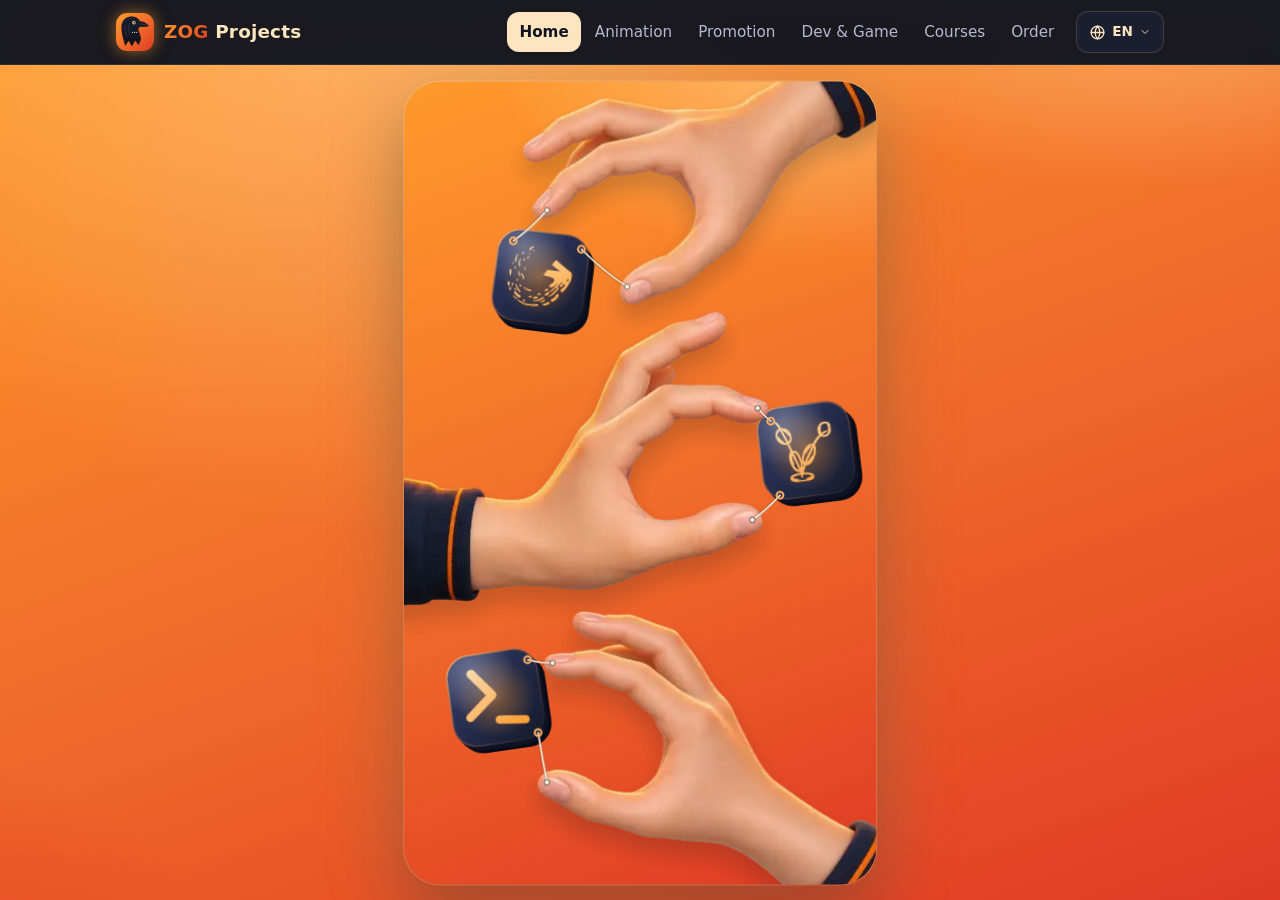
<file: index.html>
<!doctype html>
<html lang="tg" class="nos">
<head>
<meta charset="utf-8">
<meta name="viewport" content="width=device-width, initial-scale=1, viewport-fit=cover">
<title>ZOG Projects — аниматсия, видеои промо, бозӣ ва барномаҳо</title>
<meta name="description" content="Аниматсияи мултфилмӣ, видеои промо барои SaaS, таблиғот, бозӣ ва барномаи мобилӣ. Интихоб кунед ва фармоиш диҳед.">
<meta name="theme-color" content="#121520">
<link rel="canonical" href="https://jack07lion-a11y.github.io/zog_projects.tj/">
<link rel="icon" href="assets/logo-zog.svg?v=202611151104" type="image/svg+xml">
<link rel="alternate icon" href="assets/icon-192.png?v=202611151104" type="image/png">
<link rel="apple-touch-icon" href="assets/icon-192.png?v=202611151104">
<meta property="og:type" content="website">
<meta property="og:site_name" content="ZOG Projects">
<meta property="og:title" content="ZOG Projects — аниматсия, видеои промо, бозӣ ва барномаҳо">
<meta property="og:description" content="Аниматсияи мултфилмӣ, видеои промо барои SaaS, таблиғот, бозӣ ва барномаи мобилӣ. Интихоб кунед ва фармоиш диҳед.">
<meta property="og:url" content="https://jack07lion-a11y.github.io/zog_projects.tj/">
<meta property="og:image" content="https://jack07lion-a11y.github.io/zog_projects.tj/assets/og.png">
<meta name="twitter:card" content="summary_large_image">
<meta name="twitter:title" content="ZOG Projects — аниматсия, видеои промо, бозӣ ва барномаҳо">
<meta name="twitter:description" content="Аниматсияи мултфилмӣ, видеои промо барои SaaS, таблиғот, бозӣ ва барномаи мобилӣ. Интихоб кунед ва фармоиш диҳед.">
<meta name="twitter:image" content="https://jack07lion-a11y.github.io/zog_projects.tj/assets/og.png">
<link rel="preload" as="image" type="image/webp" imagesrcset="assets/hands/hand1-v2-600.webp 600w, assets/hands/hand1-v2-900.webp 900w, assets/hands/hand1-v2.webp 1200w" imagesizes="(min-aspect-ratio: 1/1) 52vh, 104vw">
<link rel="preload" as="image" type="image/webp" imagesrcset="assets/hands/hand2-v2-600.webp 600w, assets/hands/hand2-v2-900.webp 900w, assets/hands/hand2-v2.webp 1200w" imagesizes="(min-aspect-ratio: 1/1) 52vh, 104vw">
<link rel="preload" as="image" type="image/webp" imagesrcset="assets/hands/hand3-v2-600.webp 600w, assets/hands/hand3-v2-900.webp 900w, assets/hands/hand3-v2.webp 1200w" imagesizes="(min-aspect-ratio: 1/1) 52vh, 104vw">
<link rel="preload" as="image" type="image/webp" href="assets/icons/anim-v1.webp">
<link rel="preload" as="image" type="image/webp" href="assets/icons/promo-v1.webp">
<link rel="preload" as="image" type="image/webp" href="assets/icons/dev-v1.webp">
<link rel="stylesheet" href="css/style.css?v=202611151104">
<script src="js/content.js?v=202611151104" defer></script>
<script src="js/core.js?v=202611151104" defer></script>
<script src="js/hands.js?v=202611151104" defer></script>
<script src="js/pages/home.js?v=202611151104" defer></script>
</head>
<body data-page="home">
<header class="site-header" id="site-header"></header>
<main id="app"><div class="stage" aria-hidden="true"><div class="boot"><i></i></div></div><noscript><p style="padding:40px 16px">ZOG Projects — JavaScript / WhatsApp: +992 17 926 86 36</p></noscript></main>
<footer class="site-footer" id="site-footer"></footer>
</body>
</html>
</file>
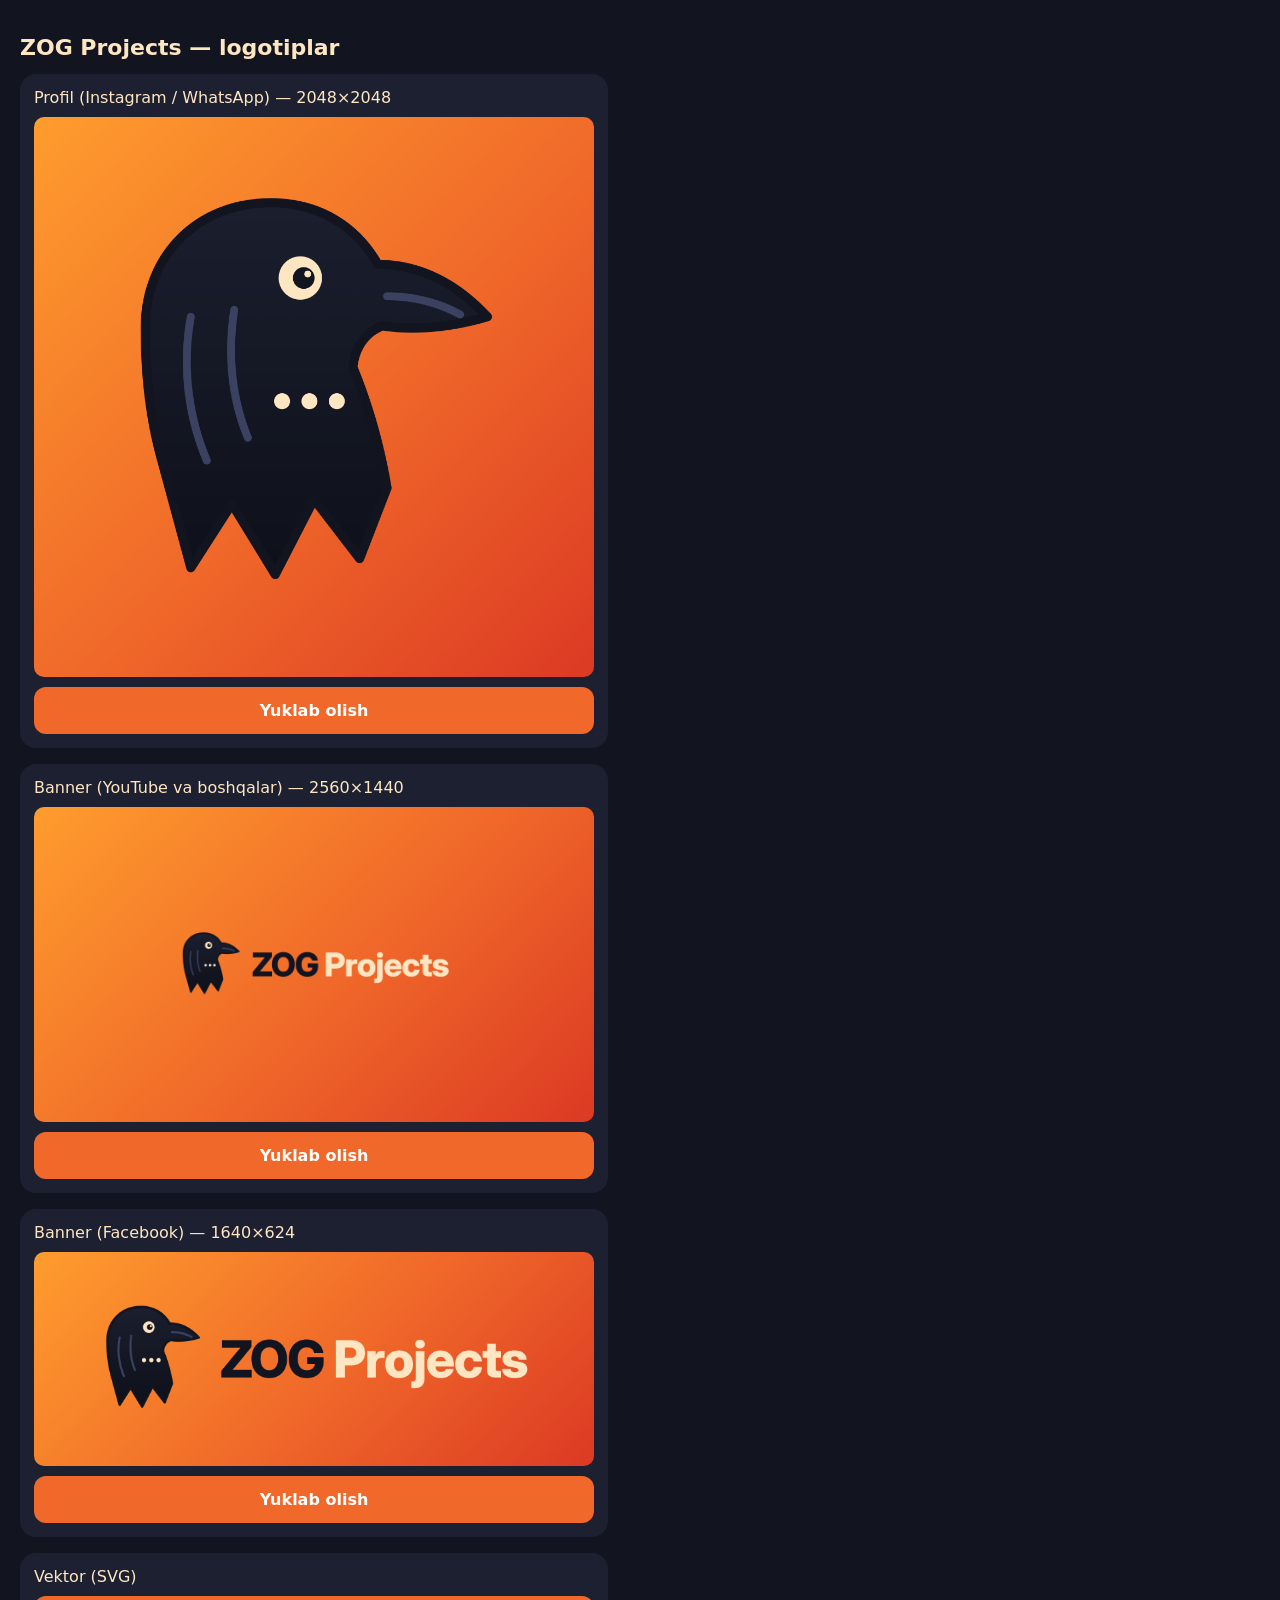
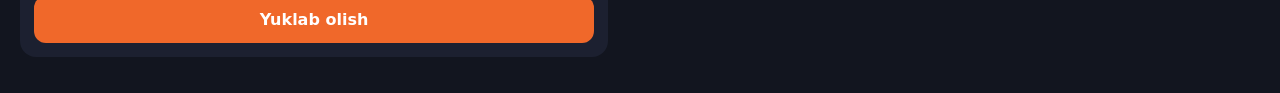
<file: logo/index.html>
<!doctype html><html lang="uz"><head><meta charset="utf-8"><meta name="viewport" content="width=device-width,initial-scale=1"><meta name="robots" content="noindex"><title>ZOG Projects — logotiplar</title>
<style>body{margin:0;padding:20px;font-family:system-ui,sans-serif;background:#12151f;color:#ffe6c2}h1{font-size:22px}.c{background:#1c2030;border-radius:16px;padding:14px;margin:0 0 16px;max-width:560px}img{width:100%;border-radius:10px;display:block;margin-bottom:10px}a.b{display:block;text-align:center;background:#f0682a;color:#fff;font-weight:700;text-decoration:none;padding:14px;border-radius:12px}p{margin:0 0 10px}</style></head><body>
<h1>ZOG Projects — logotiplar</h1>
<div class="c"><p>Profil (Instagram / WhatsApp) — 2048×2048</p><img src="zog-projects-profile-2048.png" alt=""><a class="b" href="zog-projects-profile-2048.png" download>Yuklab olish</a></div>
<div class="c"><p>Banner (YouTube va boshqalar) — 2560×1440</p><img src="zog-projects-banner-youtube-2560x1440.png" alt=""><a class="b" href="zog-projects-banner-youtube-2560x1440.png" download>Yuklab olish</a></div>
<div class="c"><p>Banner (Facebook) — 1640×624</p><img src="zog-projects-banner-facebook-1640x624.png" alt=""><a class="b" href="zog-projects-banner-facebook-1640x624.png" download>Yuklab olish</a></div>
<div class="c"><p>Vektor (SVG)</p><a class="b" href="zog-projects-logo.svg" download>Yuklab olish</a></div>
</body></html>
</file>
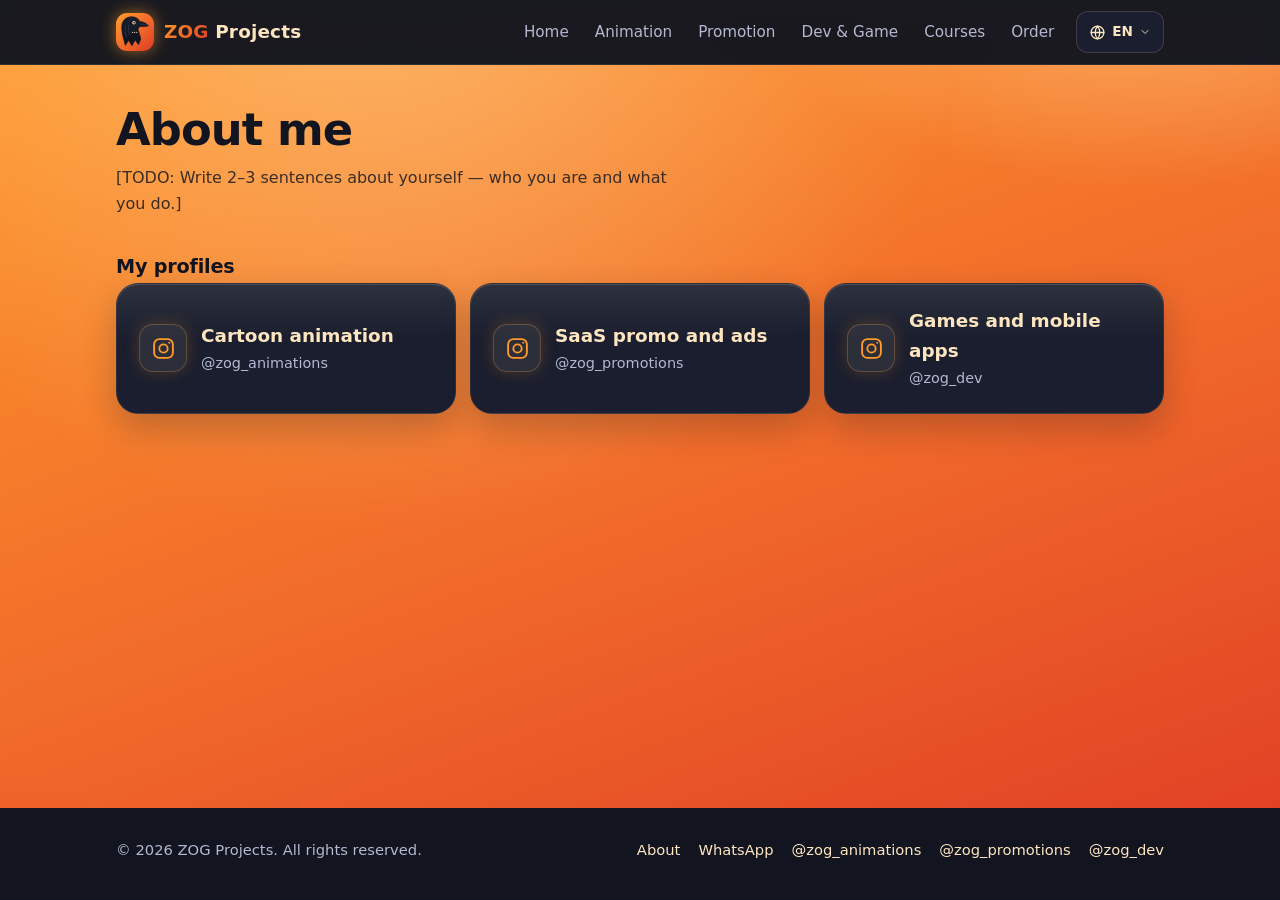
<file: about.html>
<!doctype html>
<html lang="tg">
<head>
<meta charset="utf-8">
<meta name="viewport" content="width=device-width, initial-scale=1, viewport-fit=cover">
<title>Дар бораи ман — ZOG Projects</title>
<meta name="description" content="Дар бораи ZOG Projects: самтҳои видео, аниматсия, бозӣ ва барномаи мобилӣ.">
<meta name="theme-color" content="#121520">
<link rel="canonical" href="https://jack07lion-a11y.github.io/zog_projects.tj/about.html">
<link rel="icon" href="assets/logo-zog.svg?v=202611151104" type="image/svg+xml">
<link rel="alternate icon" href="assets/icon-192.png?v=202611151104" type="image/png">
<link rel="apple-touch-icon" href="assets/icon-192.png?v=202611151104">
<meta property="og:type" content="website">
<meta property="og:site_name" content="ZOG Projects">
<meta property="og:title" content="Дар бораи ман — ZOG Projects">
<meta property="og:description" content="Дар бораи ZOG Projects: самтҳои видео, аниматсия, бозӣ ва барномаи мобилӣ.">
<meta property="og:url" content="https://jack07lion-a11y.github.io/zog_projects.tj/about.html">
<meta property="og:image" content="https://jack07lion-a11y.github.io/zog_projects.tj/assets/og.png">
<meta name="twitter:card" content="summary_large_image">
<meta name="twitter:title" content="Дар бораи ман — ZOG Projects">
<meta name="twitter:description" content="Дар бораи ZOG Projects: самтҳои видео, аниматсия, бозӣ ва барномаи мобилӣ.">
<meta name="twitter:image" content="https://jack07lion-a11y.github.io/zog_projects.tj/assets/og.png">
<link rel="stylesheet" href="css/style.css?v=202611151104">
<script src="js/content.js?v=202611151104" defer></script>
<script src="js/core.js?v=202611151104" defer></script>
<script src="js/pages/about.js?v=202611151104" defer></script>
</head>
<body data-page="about">
<header class="site-header" id="site-header"></header>
<main id="app"><div class="wrap"><noscript><p style="padding:40px 0">ZOG Projects — JavaScript / WhatsApp: +992 17 926 86 36</p></noscript></div></main>
<footer class="site-footer" id="site-footer"></footer>
</body>
</html>
</file>
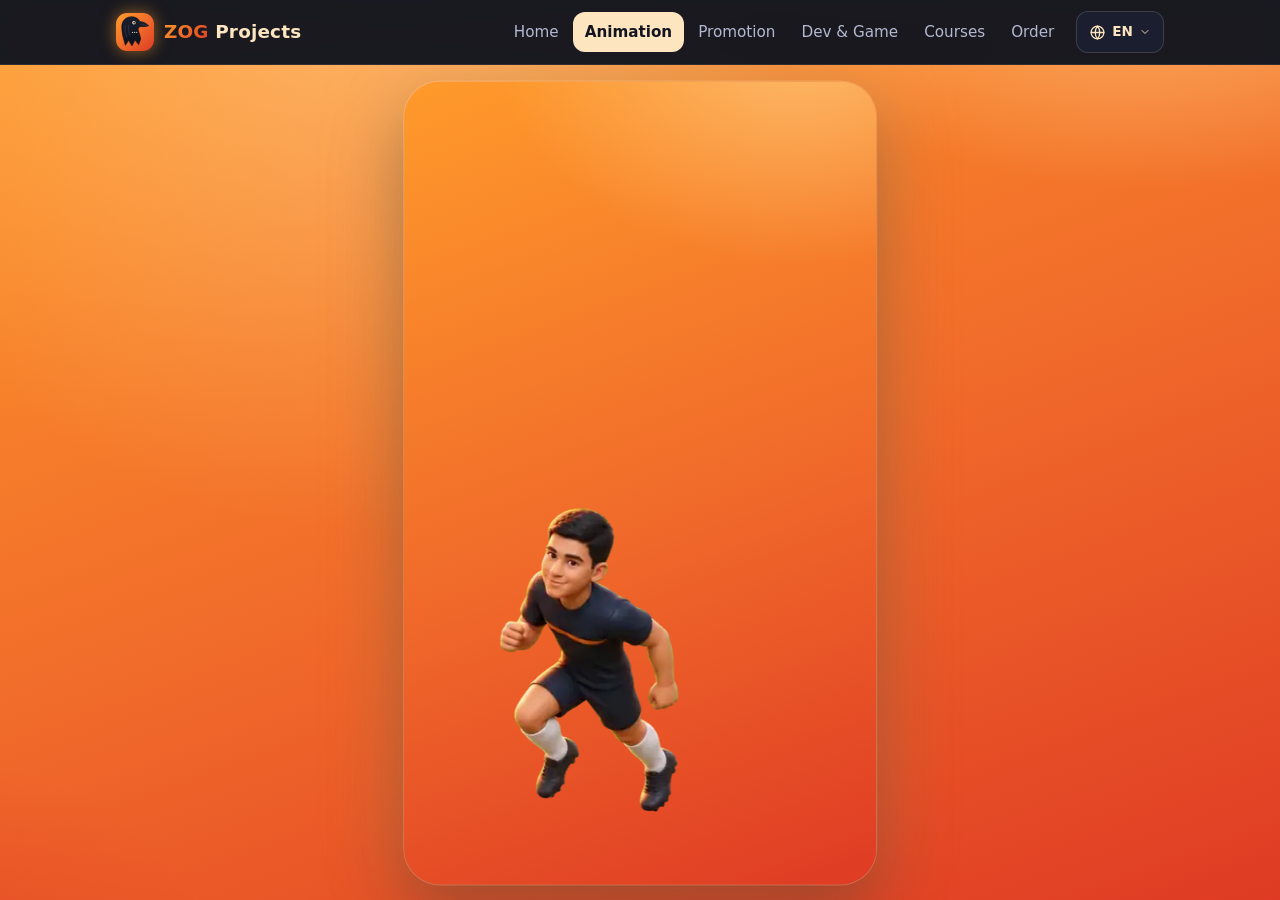
<file: animation.html>
<!doctype html>
<html lang="tg" class="nos">
<head>
<meta charset="utf-8">
<meta name="viewport" content="width=device-width, initial-scale=1, viewport-fit=cover">
<title>Аниматсия — ZOG Projects</title>
<meta name="description" content="Аниматсияи мултфилмӣ: тамошо кунед, фармоиш диҳед ё ба курс номнавис шавед.">
<meta name="theme-color" content="#121520">
<link rel="canonical" href="https://jack07lion-a11y.github.io/zog_projects.tj/animation.html">
<link rel="icon" href="assets/logo-zog.svg?v=202611151104" type="image/svg+xml">
<link rel="alternate icon" href="assets/icon-192.png?v=202611151104" type="image/png">
<link rel="apple-touch-icon" href="assets/icon-192.png?v=202611151104">
<meta property="og:type" content="website">
<meta property="og:site_name" content="ZOG Projects">
<meta property="og:title" content="Аниматсия — ZOG Projects">
<meta property="og:description" content="Аниматсияи мултфилмӣ: тамошо кунед, фармоиш диҳед ё ба курс номнавис шавед.">
<meta property="og:url" content="https://jack07lion-a11y.github.io/zog_projects.tj/animation.html">
<meta property="og:image" content="https://jack07lion-a11y.github.io/zog_projects.tj/assets/og.png">
<meta name="twitter:card" content="summary_large_image">
<meta name="twitter:title" content="Аниматсия — ZOG Projects">
<meta name="twitter:description" content="Аниматсияи мултфилмӣ: тамошо кунед, фармоиш диҳед ё ба курс номнавис шавед.">
<meta name="twitter:image" content="https://jack07lion-a11y.github.io/zog_projects.tj/assets/og.png">
<link rel="stylesheet" href="css/style.css?v=202611151104">
<script src="js/content.js?v=202611151104" defer></script>
<script src="js/core.js?v=202611151104" defer></script>
<script src="js/pages/anim.js?v=202611151104" defer></script>
</head>
<body data-page="anim">
<header class="site-header" id="site-header"></header>
<main id="app"><div class="wrap"><noscript><p style="padding:40px 0">ZOG Projects — JavaScript / WhatsApp: +992 17 926 86 36</p></noscript></div></main>
<footer class="site-footer" id="site-footer"></footer>
</body>
</html>
</file>
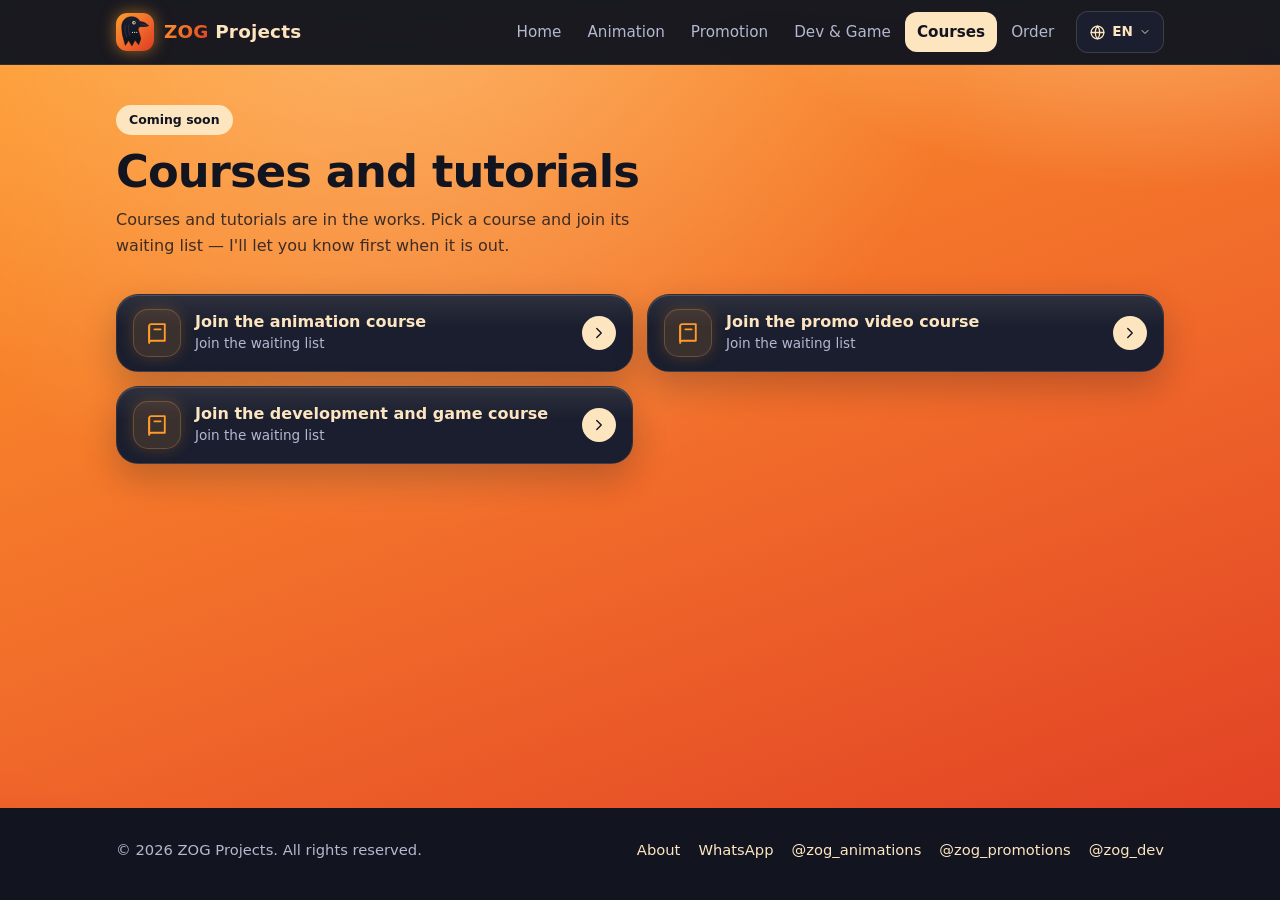
<file: courses.html>
<!doctype html>
<html lang="tg">
<head>
<meta charset="utf-8">
<meta name="viewport" content="width=device-width, initial-scale=1, viewport-fit=cover">
<title>Курсҳо ва дарсҳои омӯзишӣ — ZOG Projects</title>
<meta name="description" content="Курсҳо ва дарсҳои омӯзишӣ оид ба видео, аниматсия ва барномасозӣ ба қарибӣ. Ба рӯйхати интизорӣ номнавис шавед.">
<meta name="theme-color" content="#121520">
<link rel="canonical" href="https://jack07lion-a11y.github.io/zog_projects.tj/courses.html">
<link rel="icon" href="assets/logo-zog.svg?v=202611151104" type="image/svg+xml">
<link rel="alternate icon" href="assets/icon-192.png?v=202611151104" type="image/png">
<link rel="apple-touch-icon" href="assets/icon-192.png?v=202611151104">
<meta property="og:type" content="website">
<meta property="og:site_name" content="ZOG Projects">
<meta property="og:title" content="Курсҳо ва дарсҳои омӯзишӣ — ZOG Projects">
<meta property="og:description" content="Курсҳо ва дарсҳои омӯзишӣ оид ба видео, аниматсия ва барномасозӣ ба қарибӣ. Ба рӯйхати интизорӣ номнавис шавед.">
<meta property="og:url" content="https://jack07lion-a11y.github.io/zog_projects.tj/courses.html">
<meta property="og:image" content="https://jack07lion-a11y.github.io/zog_projects.tj/assets/og.png">
<meta name="twitter:card" content="summary_large_image">
<meta name="twitter:title" content="Курсҳо ва дарсҳои омӯзишӣ — ZOG Projects">
<meta name="twitter:description" content="Курсҳо ва дарсҳои омӯзишӣ оид ба видео, аниматсия ва барномасозӣ ба қарибӣ. Ба рӯйхати интизорӣ номнавис шавед.">
<meta name="twitter:image" content="https://jack07lion-a11y.github.io/zog_projects.tj/assets/og.png">
<link rel="stylesheet" href="css/style.css?v=202611151104">
<script src="js/content.js?v=202611151104" defer></script>
<script src="js/core.js?v=202611151104" defer></script>
<script src="js/pages/courses.js?v=202611151104" defer></script>
</head>
<body data-page="courses">
<header class="site-header" id="site-header"></header>
<main id="app"><div class="wrap"><noscript><p style="padding:40px 0">ZOG Projects — JavaScript / WhatsApp: +992 17 926 86 36</p></noscript></div></main>
<footer class="site-footer" id="site-footer"></footer>
</body>
</html>
</file>
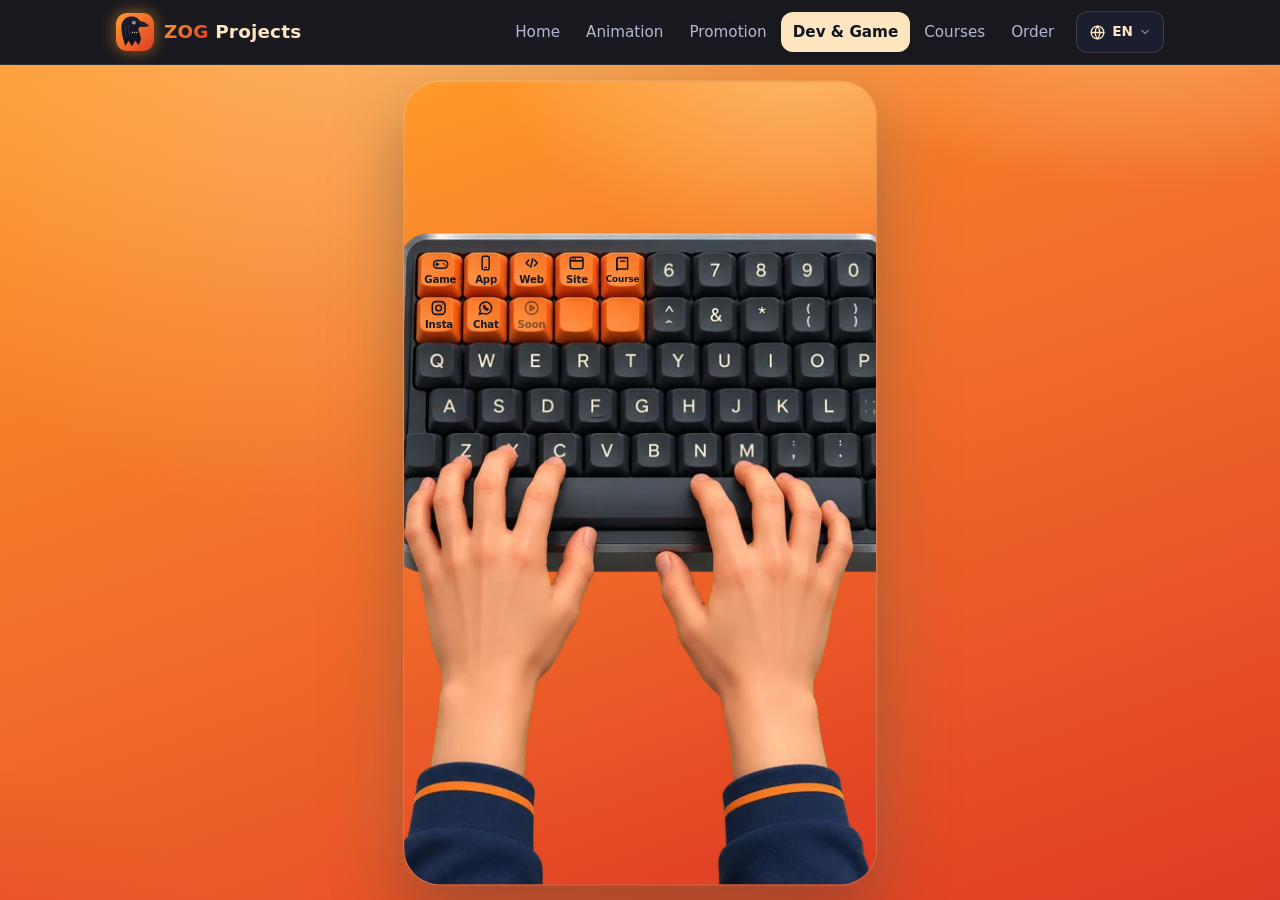
<file: dev.html>
<!doctype html>
<html lang="tg" class="nos">
<head>
<meta charset="utf-8">
<meta name="viewport" content="width=device-width, initial-scale=1, viewport-fit=cover">
<title>Dev & Game — ZOG Projects</title>
<meta name="description" content="Бозӣ, барномаи мобилӣ, барномаи веб ва вебсайт: бозӣ кунед, фармоиш диҳед ё ба курс номнавис шавед.">
<meta name="theme-color" content="#121520">
<link rel="canonical" href="https://jack07lion-a11y.github.io/zog_projects.tj/dev.html">
<link rel="icon" href="assets/logo-zog.svg?v=202611151104" type="image/svg+xml">
<link rel="alternate icon" href="assets/icon-192.png?v=202611151104" type="image/png">
<link rel="apple-touch-icon" href="assets/icon-192.png?v=202611151104">
<meta property="og:type" content="website">
<meta property="og:site_name" content="ZOG Projects">
<meta property="og:title" content="Dev & Game — ZOG Projects">
<meta property="og:description" content="Бозӣ, барномаи мобилӣ, барномаи веб ва вебсайт: бозӣ кунед, фармоиш диҳед ё ба курс номнавис шавед.">
<meta property="og:url" content="https://jack07lion-a11y.github.io/zog_projects.tj/dev.html">
<meta property="og:image" content="https://jack07lion-a11y.github.io/zog_projects.tj/assets/og.png">
<meta name="twitter:card" content="summary_large_image">
<meta name="twitter:title" content="Dev & Game — ZOG Projects">
<meta name="twitter:description" content="Бозӣ, барномаи мобилӣ, барномаи веб ва вебсайт: бозӣ кунед, фармоиш диҳед ё ба курс номнавис шавед.">
<meta name="twitter:image" content="https://jack07lion-a11y.github.io/zog_projects.tj/assets/og.png">
<link rel="stylesheet" href="css/style.css?v=202611151104">
<script src="js/content.js?v=202611151104" defer></script>
<script src="js/core.js?v=202611151104" defer></script>
<script src="js/pages/dev.js?v=202611151104" defer></script>
</head>
<body data-page="dev">
<header class="site-header" id="site-header"></header>
<main id="app"><div class="wrap"><noscript><p style="padding:40px 0">ZOG Projects — JavaScript / WhatsApp: +992 17 926 86 36</p></noscript></div></main>
<footer class="site-footer" id="site-footer"></footer>
</body>
</html>
</file>
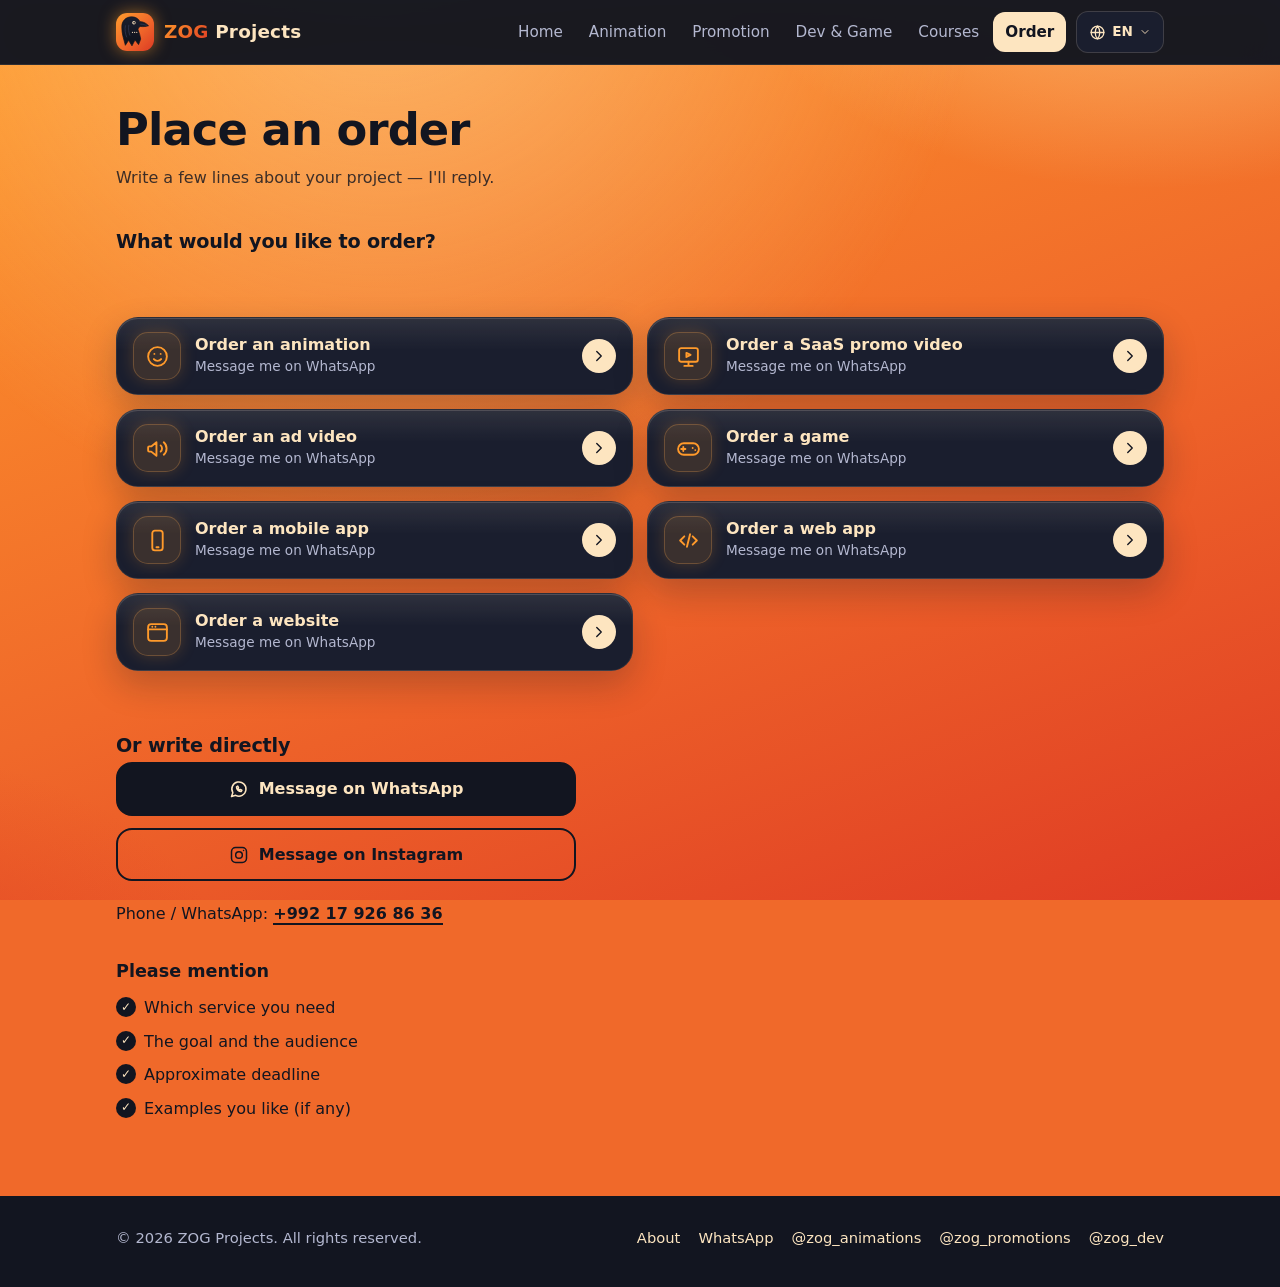
<file: order.html>
<!doctype html>
<html lang="tg">
<head>
<meta charset="utf-8">
<meta name="viewport" content="width=device-width, initial-scale=1, viewport-fit=cover">
<title>Фармоиш додан — ZOG Projects</title>
<meta name="description" content="Видео, аниматсия, бозӣ ё барнома фармоиш диҳед: тавассути WhatsApp ё Instagram тамос гиред.">
<meta name="theme-color" content="#121520">
<link rel="canonical" href="https://jack07lion-a11y.github.io/zog_projects.tj/order.html">
<link rel="icon" href="assets/logo-zog.svg?v=202611151104" type="image/svg+xml">
<link rel="alternate icon" href="assets/icon-192.png?v=202611151104" type="image/png">
<link rel="apple-touch-icon" href="assets/icon-192.png?v=202611151104">
<meta property="og:type" content="website">
<meta property="og:site_name" content="ZOG Projects">
<meta property="og:title" content="Фармоиш додан — ZOG Projects">
<meta property="og:description" content="Видео, аниматсия, бозӣ ё барнома фармоиш диҳед: тавассути WhatsApp ё Instagram тамос гиред.">
<meta property="og:url" content="https://jack07lion-a11y.github.io/zog_projects.tj/order.html">
<meta property="og:image" content="https://jack07lion-a11y.github.io/zog_projects.tj/assets/og.png">
<meta name="twitter:card" content="summary_large_image">
<meta name="twitter:title" content="Фармоиш додан — ZOG Projects">
<meta name="twitter:description" content="Видео, аниматсия, бозӣ ё барнома фармоиш диҳед: тавассути WhatsApp ё Instagram тамос гиред.">
<meta name="twitter:image" content="https://jack07lion-a11y.github.io/zog_projects.tj/assets/og.png">
<link rel="stylesheet" href="css/style.css?v=202611151104">
<script src="js/content.js?v=202611151104" defer></script>
<script src="js/core.js?v=202611151104" defer></script>
<script src="js/pages/order.js?v=202611151104" defer></script>
</head>
<body data-page="order">
<header class="site-header" id="site-header"></header>
<main id="app"><div class="wrap"><noscript><p style="padding:40px 0">ZOG Projects — JavaScript / WhatsApp: +992 17 926 86 36</p></noscript></div></main>
<footer class="site-footer" id="site-footer"></footer>
</body>
</html>
</file>
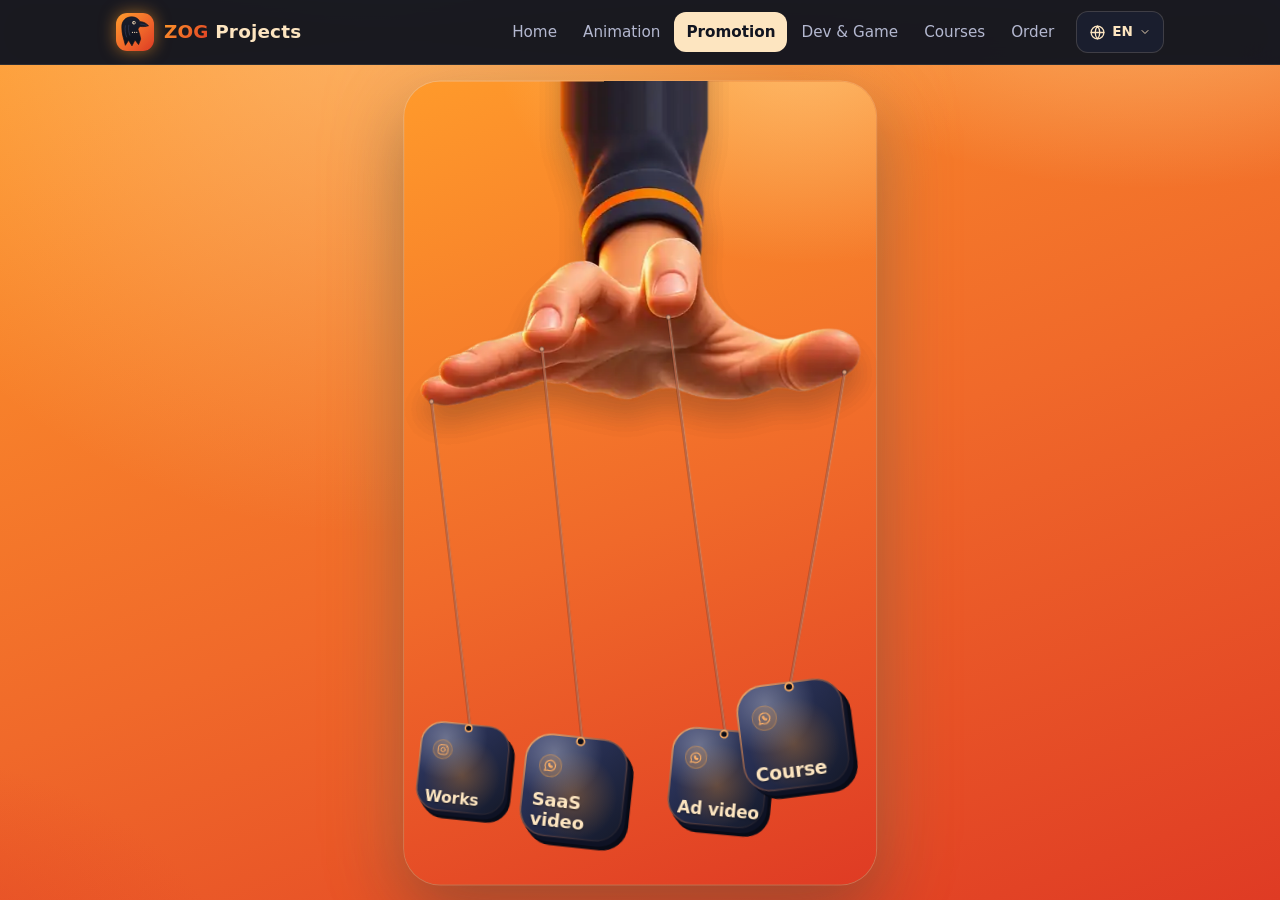
<file: promotion.html>
<!doctype html>
<html lang="tg" class="nos">
<head>
<meta charset="utf-8">
<meta name="viewport" content="width=device-width, initial-scale=1, viewport-fit=cover">
<title>Промоушн — ZOG Projects</title>
<meta name="description" content="Видеои промо барои SaaS ва роликҳои таблиғотӣ: тамошо кунед, фармоиш диҳед ё ба курс номнавис шавед.">
<meta name="theme-color" content="#121520">
<link rel="canonical" href="https://jack07lion-a11y.github.io/zog_projects.tj/promotion.html">
<link rel="icon" href="assets/logo-zog.svg?v=202611151104" type="image/svg+xml">
<link rel="alternate icon" href="assets/icon-192.png?v=202611151104" type="image/png">
<link rel="apple-touch-icon" href="assets/icon-192.png?v=202611151104">
<meta property="og:type" content="website">
<meta property="og:site_name" content="ZOG Projects">
<meta property="og:title" content="Промоушн — ZOG Projects">
<meta property="og:description" content="Видеои промо барои SaaS ва роликҳои таблиғотӣ: тамошо кунед, фармоиш диҳед ё ба курс номнавис шавед.">
<meta property="og:url" content="https://jack07lion-a11y.github.io/zog_projects.tj/promotion.html">
<meta property="og:image" content="https://jack07lion-a11y.github.io/zog_projects.tj/assets/og.png">
<meta name="twitter:card" content="summary_large_image">
<meta name="twitter:title" content="Промоушн — ZOG Projects">
<meta name="twitter:description" content="Видеои промо барои SaaS ва роликҳои таблиғотӣ: тамошо кунед, фармоиш диҳед ё ба курс номнавис шавед.">
<meta name="twitter:image" content="https://jack07lion-a11y.github.io/zog_projects.tj/assets/og.png">
<link rel="stylesheet" href="css/style.css?v=202611151104">
<script src="js/content.js?v=202611151104" defer></script>
<script src="js/core.js?v=202611151104" defer></script>
<script src="js/pages/promo.js?v=202611151104" defer></script>
</head>
<body data-page="promo">
<header class="site-header" id="site-header"></header>
<main id="app"><div class="wrap"><noscript><p style="padding:40px 0">ZOG Projects — JavaScript / WhatsApp: +992 17 926 86 36</p></noscript></div></main>
<footer class="site-footer" id="site-footer"></footer>
</body>
</html>
</file>
<file: css/style.css>
/* Ранглар логотипдан олинган. Қоида 60-30-10:
   60% — тўқ сариқ градиент (фон), 30% — қора-кўк (карточка, меню, футер), 10% — қаймоқ (тугма, урғу) */
:root {
  --ink: #121520;
  --ink-2: #1a1e2e;
  --slate: #3a3f5c;
  --cream: #fde5c0;
  --o1: #ff9a2b;
  --o2: #f0692a;
  --o3: #df3b24;
  --muted: #b4b8d0;
  --ease: cubic-bezier(.22, 1, .36, 1);
  --spring: cubic-bezier(.34, 1.4, .64, 1);
  --radius: 22px;
  --wrap: 1080px;
  /* контекст: тўқ сариқ фонда матн — қора; қора карточкада — қаймоқ */
  --on: var(--ink);
  --on-inv: var(--cream);
}

* { box-sizing: border-box; margin: 0; padding: 0; }
html { background: var(--o2); overflow-x: clip; scroll-behavior: smooth; -webkit-text-size-adjust: 100%; }
body {
  color: var(--ink);
  font-family: system-ui, -apple-system, "SF Pro Text", "Segoe UI", Roboto, "Helvetica Neue", Arial, sans-serif;
  line-height: 1.6; font-size: 16px; min-height: 100vh;
  display: flex; flex-direction: column;
  -webkit-font-smoothing: antialiased;
}
body::before {
  content: ""; position: fixed; inset: 0; z-index: -1;
  background:
    radial-gradient(700px 420px at 90% -8%, rgba(255, 224, 160, .6), transparent 62%),
    radial-gradient(600px 400px at -10% 110%, rgba(223, 59, 36, .55), transparent 60%),
    linear-gradient(160deg, var(--o1) 0%, var(--o2) 55%, var(--o3) 100%);
}
main { flex: 1; transition: opacity .25s var(--ease), transform .25s var(--ease); }
main.enter { animation: enter .7s var(--ease) both; }
main.swap { animation: swap .45s var(--ease) both; }
main.opening { transition: none; animation: openIn .65s var(--ease) both; }
main.closing { transition: transform .33s cubic-bezier(.55, 0, .85, .35), opacity .3s ease-in; transform: scale(.16); opacity: 0; }
@keyframes openIn { from { transform: scale(.16); opacity: 0; } 55% { opacity: 1; } to { transform: none; opacity: 1; } }
body.leaving main { opacity: 0; transform: translateY(-8px); }
a { color: inherit; text-decoration: none; }
img { max-width: 100%; display: block; }
.wrap { width: 100%; max-width: var(--wrap); margin: 0 auto; padding: 0 16px; }

@keyframes enter { from { opacity: 0; transform: translateY(14px); } to { opacity: 1; transform: none; } }
@keyframes swap { from { opacity: .0; transform: scale(.992); } to { opacity: 1; transform: none; } }
@keyframes float { 0%, 100% { transform: translateY(0) rotate(-1.5deg); } 50% { transform: translateY(-10px) rotate(1.5deg); } }

/* ---------- Силлиқ пайдо бўлиш (iPhone услубида) ---------- */
.reveal { opacity: 0; }
.reveal.in { opacity: 1; animation: rise .85s var(--ease) var(--d, 0ms) backwards; }
@keyframes rise { from { opacity: 0; transform: translateY(22px) scale(.985); } to { opacity: 1; transform: none; } }

/* ---------- Header ---------- */
.site-header {
  position: sticky; top: 0; z-index: 50;
  background: rgba(18, 21, 32, .97);
  backdrop-filter: saturate(180%) blur(18px); -webkit-backdrop-filter: saturate(180%) blur(18px);
  border-bottom: 1px solid rgba(253, 229, 192, .1);
  --on: var(--cream); --on-inv: var(--ink);
}
.bar { display: flex; align-items: center; gap: 10px; height: 64px; color: var(--cream); }
.logo { display: flex; align-items: center; gap: 10px; font-weight: 800; font-size: 1.15rem; letter-spacing: .01em; margin-right: auto; transition: transform .35s var(--spring); }
.logo:active { transform: scale(.95); }
.logo img { width: 38px; height: 38px; border-radius: 11px; }
.logo span { background: linear-gradient(135deg, var(--o1), var(--o3)); -webkit-background-clip: text; background-clip: text; color: transparent; }

.nav { display: none; gap: 2px; }
.nav a { padding: 8px 12px; border-radius: 12px; color: var(--muted); font-size: .95rem; transition: color .25s, background .25s; }
.nav a:hover { color: var(--cream); }
.nav a.active { color: var(--ink); background: var(--cream); font-weight: 600; }

.lang { position: relative; }
.lang-btn, .burger {
  display: inline-flex; align-items: center; gap: 6px; height: 42px; padding: 0 12px;
  background: var(--ink-2); border: 1px solid rgba(253, 229, 192, .16); border-radius: 12px;
  color: var(--cream); font: inherit; font-size: .85rem; font-weight: 700; cursor: pointer;
  transition: transform .3s var(--spring), background .25s;
}
.lang-btn:active, .burger:active { transform: scale(.94); }
.lang-btn svg { width: 17px; height: 17px; }
.lang-btn .chev { width: 12px; height: 12px; transition: transform .35s var(--ease); }
.lang.open .chev { transform: rotate(180deg); }
.lang-menu {
  position: absolute; right: 0; top: calc(100% + 8px); min-width: 170px; list-style: none; padding: 6px;
  background: var(--ink-2); border: 1px solid rgba(253, 229, 192, .16); border-radius: 16px;
  box-shadow: 0 18px 40px rgba(0, 0, 0, .4);
  opacity: 0; visibility: hidden; transform: translateY(-8px) scale(.96); transform-origin: top right;
  transition: opacity .25s var(--ease), transform .35s var(--ease), visibility .25s;
}
.lang.open .lang-menu { opacity: 1; visibility: visible; transform: none; }
.lang-menu button {
  display: flex; justify-content: space-between; align-items: center; width: 100%; padding: 12px 12px;
  background: none; border: 0; border-radius: 10px; color: var(--cream); font: inherit; font-size: .95rem; cursor: pointer;
  transition: background .2s;
}
.lang-menu button:hover { background: rgba(253, 229, 192, .08); }
.lang-menu button[aria-checked="true"] { color: var(--o1); font-weight: 700; }
.lang-menu .code { color: var(--muted); font-size: .78rem; }

.burger { width: 44px; padding: 0; justify-content: center; }
.burger svg { width: 22px; height: 22px; }
.burger .l1, .burger .l2, .burger .l3 { transition: transform .4s var(--ease), opacity .25s; transform-origin: center; transform-box: fill-box; }
.burger[aria-expanded="true"] .l1 { transform: translateY(5px) rotate(45deg); }
.burger[aria-expanded="true"] .l2 { opacity: 0; }
.burger[aria-expanded="true"] .l3 { transform: translateY(-5px) rotate(-45deg); }

.drawer {
  position: absolute; left: 0; right: 0; top: 100%; background: rgba(18, 21, 32, .97); border-bottom: 1px solid rgba(253, 229, 192, .1);
  opacity: 0; visibility: hidden; transform: translateY(-10px);
  transition: opacity .3s var(--ease), transform .45s var(--ease), visibility .3s;
}
.drawer.open { opacity: 1; visibility: visible; transform: none; }
.drawer a { display: block; padding: 16px; border-top: 1px solid rgba(253, 229, 192, .08); font-size: 1.05rem; color: var(--cream); transition: background .2s; }
.drawer a:active { background: rgba(253, 229, 192, .08); }
.drawer a.active { color: var(--o1); font-weight: 700; }

@media (min-width: 980px) {
  .nav { display: flex; }
  .burger { display: none; }
  .drawer { display: none; }
}

/* ---------- Buttons ---------- */
.btn {
  display: inline-flex; align-items: center; justify-content: center; gap: 10px;
  min-height: 52px; padding: 12px 24px; border-radius: 16px;
  font: inherit; font-weight: 700; cursor: pointer;
  color: var(--on); background: transparent; border: 2px solid var(--on);
  transition: transform .35s var(--spring), background .3s var(--ease), box-shadow .3s var(--ease);
  -webkit-tap-highlight-color: transparent;
}
.btn.primary { background: var(--on); color: var(--on-inv); border-color: var(--on); }
.btn.block { width: 100%; }
.btn svg { width: 20px; height: 20px; flex: none; }
.btn:active { transform: scale(.96); }
@media (hover: hover) {
  .btn:hover { transform: translateY(-2px); box-shadow: 0 10px 24px rgba(18, 21, 32, .25); }
  .btn:active { transform: scale(.97); }
}

/* ---------- Hero ---------- */
.hero { padding: 22px 0 6px; }
.hero-in { display: flex; flex-direction: column; gap: 22px; }
.hero-logo {
  display: none; width: 124px; height: 124px; border-radius: 30px; box-shadow: 0 22px 50px rgba(18, 21, 32, .35);
  animation: float 7s ease-in-out infinite;
}
.badge {
  display: inline-block; font-size: .78rem; font-weight: 700; padding: 5px 13px; border-radius: 999px;
  background: var(--cream); color: var(--ink); margin-bottom: 12px;
}
.hero h1 { font-size: clamp(1.85rem, 7.6vw, 3.6rem); line-height: 1.1; font-weight: 800; letter-spacing: -.025em; max-width: 17ch; color: var(--ink); }
.hero p { margin: 12px 0 18px; font-size: 1.05rem; max-width: 44ch; color: rgba(18, 21, 32, .82); font-weight: 500; }
.actions { display: flex; flex-direction: column; gap: 12px; }
.actions.row { flex-direction: row; }
.actions.row .btn { flex: 1; min-height: 48px; padding: 10px 14px; }
@media (min-width: 560px) { .actions { flex-direction: row; } }
@media (min-width: 820px) {
  .hero { padding: 64px 0 28px; }
  .hero-in { flex-direction: row; align-items: center; justify-content: space-between; }
  .hero-logo { display: block; order: 2; width: 260px; height: 260px; border-radius: 60px; flex: none; }
  .actions.row .btn { flex: none; min-width: 190px; }
}

/* ---------- Sections ---------- */
section { padding: 30px 0; }
.page-head { padding: 40px 0 6px; }
.page-head h1 { font-size: clamp(1.9rem, 6.5vw, 2.8rem); line-height: 1.12; letter-spacing: -.02em; font-weight: 800; }
.page-head p { margin-top: 10px; max-width: 56ch; font-weight: 500; color: rgba(18, 21, 32, .82); }
.sec-head { display: flex; align-items: baseline; justify-content: space-between; margin-bottom: 16px; gap: 12px; }
.sec-head h2 { font-size: 1.55rem; letter-spacing: -.01em; }
.sec-head a { font-weight: 700; font-size: .95rem; border-bottom: 2px solid var(--ink); }

.grid { display: grid; gap: 14px; grid-template-columns: 1fr; }
@media (min-width: 600px) { .grid.cols-2, .grid.cols-3 { grid-template-columns: repeat(2, 1fr); } }
@media (min-width: 900px) { .grid.cols-3 { grid-template-columns: repeat(3, 1fr); } }

.card {
  --on: var(--cream); --on-inv: var(--ink);
  background: var(--ink-2); color: var(--cream); border: 1px solid rgba(253, 229, 192, .08); border-radius: var(--radius); padding: 22px;
  display: flex; flex-direction: column; gap: 8px;
  box-shadow: 0 14px 34px rgba(18, 21, 32, .22);
}
.card h3 { font-size: 1.15rem; }
.card p { color: var(--muted); font-size: .97rem; }
.card .tag { color: var(--o1); font-size: .85rem; font-weight: 700; margin-top: auto; padding-top: 8px; }
.card.dim { background: rgba(18, 21, 32, .78); border: 2px dashed rgba(253, 229, 192, .3); }
a.card, a.work { transition: transform .4s var(--spring), box-shadow .3s var(--ease); -webkit-tap-highlight-color: transparent; }
a.card:active, a.work:active { transform: scale(.97); }
@media (hover: hover) { a.card:hover, a.work:hover { transform: translateY(-4px); box-shadow: 0 22px 44px rgba(18, 21, 32, .35); } }
.icon {
  width: 48px; height: 48px; border-radius: 14px; background: rgba(253, 229, 192, .08);
  display: grid; place-items: center; margin-bottom: 6px; color: var(--o1);
}
.icon svg { width: 25px; height: 25px; }
.card .badge { background: var(--cream); margin: 0; align-self: flex-start; }

/* ---------- Works ---------- */
.work {
  background: var(--ink-2); color: var(--cream); border-radius: var(--radius); overflow: hidden;
  display: flex; flex-direction: column; box-shadow: 0 14px 34px rgba(18, 21, 32, .22);
}
.thumb {
  aspect-ratio: 16 / 9; display: grid; place-items: center; position: relative;
  background: radial-gradient(circle at 80% 0%, rgba(255, 154, 43, .35), transparent 55%), linear-gradient(135deg, #262c48, #121520);
}
.work[data-cat="ad"] .thumb { background: radial-gradient(circle at 20% 0%, rgba(223, 59, 36, .4), transparent 55%), linear-gradient(135deg, #2a2640, #121520); }
.work[data-cat="cartoon"] .thumb { background: radial-gradient(circle at 50% 0%, rgba(253, 229, 192, .22), transparent 60%), linear-gradient(135deg, #1f2c44, #121520); }
.thumb img { position: absolute; inset: 0; width: 100%; height: 100%; object-fit: cover; }
.play {
  width: 58px; height: 58px; border-radius: 50%; background: var(--cream);
  display: grid; place-items: center; position: relative; transition: transform .4s var(--spring);
}
.play svg { width: 22px; height: 22px; margin-left: 3px; fill: var(--ink); }
a.work:hover .play { transform: scale(1.1); }
.work .meta { padding: 14px 16px 16px; display: flex; flex-direction: column; gap: 2px; }
.work .cat { font-size: .76rem; color: var(--o1); font-weight: 800; text-transform: uppercase; letter-spacing: .05em; }
.work .name { font-weight: 700; }
.work .state { color: var(--muted); font-size: .88rem; }

/* ---------- Блоклар ---------- */
.cta-box {
  --on: var(--cream); --on-inv: var(--ink);
  background: var(--ink); color: var(--cream); border-radius: 28px; padding: 34px 20px; text-align: center;
  background-image: radial-gradient(circle at 50% -30%, rgba(255, 154, 43, .35), transparent 62%);
  box-shadow: 0 22px 50px rgba(18, 21, 32, .3);
}
.cta-box h2 { font-size: 1.6rem; letter-spacing: -.01em; }
.cta-box p { color: var(--muted); margin: 8px 0 22px; }
.cta-box .actions { align-items: stretch; max-width: 420px; margin: 0 auto; }

.stack { display: flex; flex-direction: column; gap: 12px; max-width: 460px; }
.hint { margin-top: 30px; }
.hint h2 { font-size: 1.1rem; margin-bottom: 10px; }
.hint ul { list-style: none; display: grid; gap: 8px; }
.hint li { padding-left: 28px; position: relative; font-weight: 500; }
.hint li::before { content: "✓"; position: absolute; left: 0; width: 20px; height: 20px; border-radius: 50%; background: var(--ink); color: var(--cream); font-size: .75rem; display: grid; place-items: center; top: 2px; }
.phone { margin-top: 20px; font-weight: 500; }
.phone a { font-weight: 800; border-bottom: 2px solid var(--ink); }

.profile { flex-direction: row; align-items: center; gap: 14px; }
.profile .icon { margin: 0; flex: none; }
.profile .handle { color: var(--muted); font-size: .9rem; }

/* ---------- Footer ---------- */
.site-footer { background: var(--ink); color: var(--muted); margin-top: 44px; padding: 30px 0 38px; font-size: .92rem; }
.foot { display: flex; flex-direction: column; gap: 18px; }
.foot .links { display: flex; flex-wrap: wrap; gap: 8px 18px; }
.foot .links a { color: var(--cream); transition: color .2s; }
.foot .links a:hover { color: var(--o1); }
@media (min-width: 700px) { .foot { flex-direction: row; justify-content: space-between; align-items: center; } }

:focus-visible { outline: 3px solid var(--cream); outline-offset: 2px; }
.site-header :focus-visible, .card :focus-visible { outline-color: var(--o1); }
@media (prefers-reduced-motion: reduce) {
  *, *::before, *::after { animation: none !important; transition: none !important; scroll-behavior: auto !important; }
  .reveal { opacity: 1; }
}

/* ---------- Категория танлаш (бош саҳифа) ---------- */
.pick { padding: 14px 0 10px; }
.ask {
  background: var(--ink); color: var(--cream); text-align: center; border-radius: 22px; padding: 16px 18px;
  font-size: 1.2rem; font-weight: 800; letter-spacing: -.01em; box-shadow: 0 14px 34px rgba(18, 21, 32, .25);
  max-width: 760px; margin: 0 auto 12px;
}
.cats { display: grid; grid-template-columns: repeat(3, 1fr); gap: 10px; max-width: 760px; margin: 0 auto; }
.tile {
  --on: var(--cream); --on-inv: var(--ink);
  display: flex; flex-direction: column; align-items: center; justify-content: center; gap: 12px;
  aspect-ratio: 1 / 1.08; padding: 12px 6px; border-radius: 28px; color: var(--cream);
  background: radial-gradient(circle at 80% 0%, rgba(255, 154, 43, .28), transparent 58%), linear-gradient(160deg, #20253a, #121520);
  border: 1px solid rgba(253, 229, 192, .1); box-shadow: 0 16px 34px rgba(18, 21, 32, .3);
  transition: transform .45s var(--spring), box-shadow .3s var(--ease); -webkit-tap-highlight-color: transparent;
}
.tile:active { transform: scale(.94); }
@media (hover: hover) { .tile:hover { transform: translateY(-5px); box-shadow: 0 26px 48px rgba(18, 21, 32, .4); } }
.tile-ic { width: 56%; max-width: 84px; aspect-ratio: 1; display: block; }
.tile-ic svg { width: 100%; height: 100%; display: block; }
.tile-lb { font-weight: 800; font-size: .92rem; text-align: center; line-height: 1.15; }
@media (min-width: 600px) { .tile { gap: 16px; border-radius: 34px; } .tile-lb { font-size: 1.1rem; } .cats { gap: 16px; } }

/* ---------- Категория саҳифалари ---------- */
.cat-head { display: flex; align-items: center; gap: 14px; }
.cat-ic {
  width: 68px; height: 68px; padding: 12px; border-radius: 22px; flex: none;
  background: linear-gradient(160deg, #20253a, #121520); box-shadow: 0 12px 28px rgba(18, 21, 32, .3);
}
.cat-ic svg { width: 100%; height: 100%; display: block; }
.sub-h { font-size: 1.2rem; letter-spacing: -.01em; }

.opt {
  --on: var(--cream); --on-inv: var(--ink);
  display: flex; align-items: center; gap: 14px; padding: 14px 16px; border-radius: 22px; color: var(--cream);
  background: var(--ink-2); border: 1px solid rgba(253, 229, 192, .08); box-shadow: 0 12px 28px rgba(18, 21, 32, .2);
  transition: transform .4s var(--spring), box-shadow .3s var(--ease); -webkit-tap-highlight-color: transparent;
}
.opt:active { transform: scale(.97); }
@media (hover: hover) { .opt:hover { transform: translateY(-3px); box-shadow: 0 20px 40px rgba(18, 21, 32, .32); } }
.opt-ic { width: 48px; height: 48px; border-radius: 15px; background: rgba(255, 154, 43, .14); color: var(--o1); display: grid; place-items: center; flex: none; }
.opt-ic svg { width: 25px; height: 25px; }
.opt-tx { display: flex; flex-direction: column; flex: 1; min-width: 0; }
.opt-tx b { font-size: 1rem; line-height: 1.3; }
.opt-tx small { color: var(--muted); font-size: .85rem; }
.opt-go { width: 34px; height: 34px; border-radius: 50%; background: var(--cream); color: var(--ink); display: grid; place-items: center; flex: none; transition: transform .4s var(--spring); }
.opt-go svg { width: 18px; height: 18px; }
@media (hover: hover) { .opt:hover .opt-go { transform: translateX(3px); } }
.work[data-cat="game"] .thumb { background: radial-gradient(circle at 50% 0%, rgba(255, 154, 43, .3), transparent 60%), linear-gradient(135deg, #2b2640, #121520); }
html { scroll-padding-top: 76px; }

/* ================= Пуфаклар (қолган 2 категория) ================= */
:root { --dock: 44px; }
@media (min-width: 700px) { :root { --dock: 74px; } }
.dock { position: fixed; inset: 0; pointer-events: none; z-index: 40; }
.bub {
  position: fixed; top: 50%; width: 36px; height: 36px; margin-top: -18px; padding: 6px; pointer-events: auto;
  border-radius: 13px; background: radial-gradient(circle at 30% 18%, #323a5c, #121520 70%);
  border: 1px solid rgba(255, 170, 80, .55);
  box-shadow: 0 8px 20px rgba(18, 21, 32, .45), 0 0 18px rgba(255, 154, 43, .5), inset 0 1px 0 rgba(255, 235, 210, .25);
  animation: bob 5s ease-in-out infinite; -webkit-tap-highlight-color: transparent;
}
.bub.l { left: calc(4px + env(safe-area-inset-left)); }
.bub.r { right: calc(4px + env(safe-area-inset-right)); animation-delay: -2.5s; }
.bub svg { width: 100%; height: 100%; display: block; filter: drop-shadow(0 0 4px rgba(255, 154, 43, .6)); }
.bub::before { content: ""; position: absolute; inset: -8px; border-radius: 20px; }
.bub::after { content: ""; position: absolute; inset: -3px; border-radius: 16px; border: 1px solid rgba(255, 154, 43, .6); animation: ring 3.2s ease-out infinite; pointer-events: none; }
.bub.r::after { animation-delay: -1.6s; }
.bub:active { filter: brightness(1.2); }
.bub.launch { animation: launch .33s ease-in forwards; }
.bub.pop { animation: pop .6s var(--spring) both, bob 5s ease-in-out .6s infinite; }
@keyframes bob { 0%, 100% { transform: translateY(-6px); } 50% { transform: translateY(6px); } }
@keyframes ring { 0% { opacity: .75; transform: scale(.96); } 100% { opacity: 0; transform: scale(1.55); } }
@keyframes launch { to { transform: scale(1.6); opacity: 0; } }
@keyframes pop { from { transform: scale(.2); opacity: 0; } to { transform: none; opacity: 1; } }
@media (min-width: 700px) {
  .bub { width: 54px; height: 54px; margin-top: -27px; padding: 9px; border-radius: 18px; }
  .bub.l { left: calc(12px + env(safe-area-inset-left)); }
  .bub.r { right: calc(12px + env(safe-area-inset-right)); }
}
/* Пуфаклар учун жой ажратилади: матн ва тугмалар уларнинг остига кирмайди */
@media (max-width: 1199px) {
  body.has-dock main .wrap, body.has-dock .site-footer .wrap {
    padding-left: calc(var(--dock) + env(safe-area-inset-left)); padding-right: calc(var(--dock) + env(safe-area-inset-right));
  }
}
@media (max-width: 699px) {
  body.has-dock .opt { gap: 10px; padding: 12px; }
  body.has-dock .opt-ic { width: 42px; height: 42px; border-radius: 13px; }
  body.has-dock .opt-ic svg { width: 22px; height: 22px; }
  body.has-dock .opt-go { width: 30px; height: 30px; }
  body.has-dock .opt-tx b { font-size: .95rem; }
  body.has-dock .cat-ic { width: 56px; height: 56px; padding: 10px; border-radius: 18px; }
  body.has-dock .cat-head { gap: 12px; }
}

/* ================= Нур ва ялтироқлик ================= */
/* Фонда секин кўчадиган ёруғлик */
body::after {
  content: ""; position: fixed; z-index: -1; pointer-events: none; width: 130vmax; height: 130vmax; left: -35vmax; top: -70vmax;
  background: radial-gradient(closest-side, rgba(255, 238, 196, .42), rgba(255, 220, 150, .12) 55%, transparent 72%);
  animation: drift 20s ease-in-out infinite alternate; will-change: transform;
}
@keyframes drift { from { transform: translate3d(0, 0, 0); } to { transform: translate3d(26vmax, 22vmax, 0); } }

/* Ялтироқ (глянец) юзалар: юқорида ёруғлик, чегарада ёритма */
.card, .opt, .work, .cta-box, .ask {
  background-image: linear-gradient(180deg, rgba(255, 236, 214, .09), rgba(255, 236, 214, 0) 42%);
  box-shadow: inset 0 1px 0 rgba(255, 236, 214, .16), 0 14px 34px rgba(18, 21, 32, .24);
}
.cta-box { background-image: radial-gradient(circle at 50% -30%, rgba(255, 154, 43, .4), transparent 62%), linear-gradient(180deg, rgba(255, 236, 214, .08), transparent 40%); }
.ask { box-shadow: inset 0 1px 0 rgba(255, 236, 214, .18), 0 0 0 1px rgba(255, 170, 80, .3), 0 0 32px rgba(255, 154, 43, .3), 0 14px 34px rgba(18, 21, 32, .25); }
.tile {
  border-color: rgba(255, 170, 80, .35);
  box-shadow: inset 0 1px 0 rgba(255, 236, 214, .2), 0 0 0 1px rgba(255, 170, 80, .14), 0 0 34px rgba(255, 140, 40, .22), 0 16px 34px rgba(18, 21, 32, .3);
}
@media (hover: hover) { .tile:hover { box-shadow: inset 0 1px 0 rgba(255, 236, 214, .25), 0 0 0 1px rgba(255, 190, 110, .4), 0 0 48px rgba(255, 150, 50, .4), 0 26px 48px rgba(18, 21, 32, .4); } }
.tile-ic svg, .cat-ic svg { filter: drop-shadow(0 0 9px rgba(255, 154, 43, .65)); }
.opt-ic, .icon { box-shadow: inset 0 0 0 1px rgba(255, 170, 80, .25), 0 0 16px rgba(255, 154, 43, .22); }
.logo img { box-shadow: 0 0 16px rgba(255, 154, 43, .55); }
.hero-logo { box-shadow: 0 22px 50px rgba(18, 21, 32, .35), 0 0 70px rgba(255, 205, 120, .6); }
.play { box-shadow: 0 0 26px rgba(253, 229, 192, .55); }

/* Тугмаларда ўтиб турувчи ёруғлик чизиғи */
.btn { position: relative; overflow: hidden; }
.btn.primary::after {
  content: ""; position: absolute; inset: 0; pointer-events: none;
  background: linear-gradient(110deg, transparent 38%, rgba(255, 255, 255, .38) 50%, transparent 62%);
  transform: translateX(-130%); animation: shine 5s ease-in-out infinite;
}
@keyframes shine { 0%, 60% { transform: translateX(-130%); } 100% { transform: translateX(130%); } }

/* Ярқираш (юлдузчалар) */
.hero { position: relative; }
.hero::before, .hero::after {
  content: ""; position: absolute; width: 16px; height: 16px; background: #fff7de; opacity: 0; pointer-events: none;
  clip-path: polygon(50% 0, 62% 38%, 100% 50%, 62% 62%, 50% 100%, 38% 62%, 0 50%, 38% 38%);
  animation: twinkle 3.8s ease-in-out infinite; filter: drop-shadow(0 0 6px #fff);
}
.hero::before { right: 22%; top: 12px; }
.hero::after { right: 9%; top: 30px; width: 11px; height: 11px; animation-delay: 1.6s; }
@keyframes twinkle { 0%, 100% { opacity: 0; transform: scale(.3) rotate(0); } 50% { opacity: 1; transform: scale(1.15) rotate(45deg); } }
@media (min-width: 820px) { .hero::before { right: 34%; top: 40px; } .hero::after { right: 6%; top: 90px; } }

@media (prefers-reduced-motion: reduce) { body::after, .btn.primary::after, .bub::after { animation: none !important; } }

/* ================= Бош саҳифа: тоза саҳна, 3 та қўл ================= */
.sr { position: absolute; width: 1px; height: 1px; margin: -1px; overflow: hidden; clip: rect(0 0 0 0); white-space: nowrap; }
html.nos .site-footer { display: none; }
/* Бош саҳифа скролл бўлмайди: айфонда 100vh ёпиқ панелларни ҳам ҳисоблагани учун body ни экранга қотирамиз */
html.nos, html.nos body { height: 100%; overflow: hidden; overscroll-behavior: none; }
html.nos body { position: fixed; inset: 0; width: 100%; min-height: 0; }
html.nos main { position: relative; flex: 1; min-height: 0; overflow: hidden; }
html.nos body::after { animation: none; will-change: auto; }   /* бош саҳифада фон ёруғлиги қўзғалмайди: телефонни тежайди */
.stage { position: absolute; inset: 0; }
/* Саҳна: телефонда (тик экран) тўлиқ экран; компьютерда (кенг экран) марказдаги телефон шаклидаги "карточка" */
.canvas { position: absolute; inset: 0; overflow: hidden; contain: layout paint; }
@media (min-aspect-ratio: 1/1) {
  .canvas {
    inset: auto; left: 50%; top: 50%; translate: -50% -50%; height: calc(100% - 32px); width: auto; aspect-ratio: 390 / 664; border-radius: 36px;
    box-shadow: 0 0 0 1px rgba(253, 229, 192, .25), 0 30px 70px rgba(18, 21, 32, .35), 0 0 80px rgba(255, 190, 110, .35);
    background: radial-gradient(500px 360px at 85% -5%, rgba(255, 224, 160, .55), transparent 62%), linear-gradient(160deg, var(--o1), var(--o2) 55%, var(--o3));
  }
}
/* Юкланиш белгиси: қўллар юкланмагунча фақат шу кўринади (жуда енгил) */
.boot { position: absolute; inset: 0; display: grid; place-items: center; pointer-events: none; transition: opacity .4s ease, visibility .4s; }
.boot i { width: 46px; height: 46px; border-radius: 50%; border: 3px solid rgba(18, 21, 32, .16); border-top-color: rgba(18, 21, 32, .75); animation: bspin .9s linear infinite; }
@keyframes bspin { to { transform: rotate(360deg); } }
.stage.ready .boot, .stage.still .boot { opacity: 0; visibility: hidden; }

/* Қўллар тўлиқ юкланмагунча кўринмайди; "ready" бўлгач, ҳар қўлнинг ўз тезлик эгри чизиғи билан киради (CapCut "curves" каби) */
.he { position: absolute; inset: 0; pointer-events: none; visibility: hidden; }
.stage.ready .he { visibility: visible; will-change: transform, opacity; animation: var(--an) var(--dur) var(--del) linear backwards; }
.stage.ready .hi { animation: var(--an2) var(--dur) var(--del) linear backwards; }
.c1 { --an: in1; --an2: pop1; --dur: 1.7s; --del: .15s; --fl: 6.5s; --fa: 7px; }
.c2 { --an: in2; --an2: pop2; --dur: 2s; --del: .5s; --fl: 7.8s; --fa: 9px; }
.c3 { --an: in3; --an2: pop3; --dur: 1.9s; --del: .85s; --fl: 8.6s; --fa: 6px; }
.stage.still .he, .stage.still .hi { animation: none; visibility: visible; }
@keyframes in1 {
  0% { transform: translate3d(var(--fx), var(--fy), 0); opacity: 0; animation-timing-function: cubic-bezier(.06, .84, .16, 1); }
  10% { opacity: 1; }
  60% { transform: translate3d(calc(var(--fx) * -.04), calc(var(--fy) * -.04), 0); animation-timing-function: cubic-bezier(.45, 0, .2, 1); }
  100% { transform: none; opacity: 1; }
}
@keyframes in2 {
  0% { transform: translate3d(var(--fx), var(--fy), 0); opacity: 0; animation-timing-function: cubic-bezier(.45, 0, .85, .55); }
  8% { opacity: 1; }
  32% { transform: translate3d(calc(var(--fx) * .5), calc(var(--fy) * .5), 0); animation-timing-function: cubic-bezier(.2, 0, .05, 1); }
  66% { transform: translate3d(calc(var(--fx) * -.06), calc(var(--fy) * -.06), 0); animation-timing-function: cubic-bezier(.4, 0, .2, 1); }
  100% { transform: none; opacity: 1; }
}
@keyframes in3 {
  0% { transform: translate3d(var(--fx), var(--fy), 0); opacity: 0; animation-timing-function: cubic-bezier(.1, .78, .22, 1); }
  10% { opacity: 1; }
  48% { transform: translate3d(calc(var(--fx) * -.08), calc(var(--fy) * -.08), 0); animation-timing-function: cubic-bezier(.4, 0, .4, 1); }
  70% { transform: translate3d(calc(var(--fx) * .02), calc(var(--fy) * .02), 0); animation-timing-function: cubic-bezier(.4, 0, .4, 1); }
  86% { transform: translate3d(calc(var(--fx) * -.006), calc(var(--fy) * -.006), 0); animation-timing-function: cubic-bezier(.4, 0, .4, 1); }
  100% { transform: none; opacity: 1; }
}
@keyframes pop1 { 0% { transform: rotate(-7deg) scale(.95); animation-timing-function: cubic-bezier(.06, .84, .16, 1); } 60% { transform: rotate(1.4deg) scale(1.02); animation-timing-function: cubic-bezier(.45, 0, .2, 1); } 100% { transform: none; } }
@keyframes pop2 { 0% { transform: rotate(9deg) scale(.94); animation-timing-function: cubic-bezier(.45, 0, .85, .55); } 66% { transform: rotate(-2deg) scale(1.025); animation-timing-function: cubic-bezier(.4, 0, .2, 1); } 100% { transform: none; } }
@keyframes pop3 { 0% { transform: rotate(-8deg) scale(.95); animation-timing-function: cubic-bezier(.1, .78, .22, 1); } 48% { transform: rotate(2deg) scale(1.03); animation-timing-function: cubic-bezier(.4, 0, .4, 1); } 70% { transform: rotate(-.6deg) scale(.995); animation-timing-function: cubic-bezier(.4, 0, .4, 1); } 100% { transform: none; } }
.hand { position: absolute; translate: -50% -50%; }
.stage.ready .hf { animation: hfloat var(--fl) ease-in-out infinite; animation-delay: calc(var(--i) * -2.3s); }
@keyframes hfloat { 0%, 100% { transform: translateY(0) rotate(0); } 50% { transform: translateY(calc(var(--fa) * -1)) rotate(.7deg); } }
.art { position: relative; will-change: transform; }
.art > img { display: block; position: relative; z-index: 1; width: 100%; height: auto; }   /* қўл ҳар доим иконка устида */

/* Қўлдан ип билан осилган иконка (ҳаракатини JS физикаси бошқаради). Расм қўлнинг орқасида, иплар устида */
.pnl { position: absolute; left: 0; top: 0; z-index: 0; transform-origin: 50% 50%; will-change: transform; pointer-events: auto; -webkit-tap-highlight-color: transparent; }
.pnl svg { display: block; width: 100%; height: 100%; transition: scale .35s var(--spring); }
.pnl .glyph { position: absolute; left: 46.5%; top: 45.5%; width: 68%; height: auto; translate: -50% -50%; pointer-events: none; transition: scale .35s var(--spring); }
.pnl:active .glyph { scale: .92; }
.pnl:active svg { scale: .92; }
@media (hover: hover) { .pnl:hover svg, .pnl:hover .glyph { scale: 1.06; } }
.strings { position: absolute; inset: 0; width: 100%; height: 100%; overflow: visible; z-index: 2; pointer-events: none; }
.strings .sh { fill: none; stroke: rgba(18, 21, 32, .3); stroke-width: 3.2; stroke-linecap: round; }
.strings .st { fill: none; stroke: #fff4de; stroke-width: 1.5; stroke-linecap: round; }
.strings .st2 { fill: none; stroke: rgba(255, 244, 222, .55); stroke-width: .8; stroke-linecap: round; }
.strings .kn { fill: #fff4de; stroke: rgba(18, 21, 32, .55); stroke-width: 1; }
.strings .ey { fill: none; stroke: #ffb066; stroke-width: 2; }
@media (prefers-reduced-motion: reduce) { .stage .hf, .stage .he, .stage .hi, .boot i { animation: none !important; } .he { visibility: visible; } }

/* ================= Promotion саҳнаси: қўғирчоқбоз қўли, иплар, осилган плиталар ================= */
.stage.leaving .pnl, .stage.leaving .pitem { pointer-events: none; }
.pscene .canvas { touch-action: none; }
.asm { position: absolute; inset: 0; visibility: hidden; will-change: transform; }
.stage.ready .asm { visibility: visible; animation: asmIn 2.3s linear backwards; }
.stage.still .asm { visibility: visible; animation: none; }
/* Тепадан тушиш: аввал плиталар (энг пастдагиси) кўринади, кейин иплар, охирида қўл. Тез келиб, юмшоқ тўхтайди ва сал тебранади */
@keyframes asmIn {
  0% { transform: translate3d(0, -112%, 0); animation-timing-function: cubic-bezier(.1, .85, .2, 1); }
  56% { transform: translate3d(0, 2.4%, 0); animation-timing-function: cubic-bezier(.4, 0, .3, 1); }
  78% { transform: translate3d(0, -.7%, 0); animation-timing-function: cubic-bezier(.4, 0, .3, 1); }
  100% { transform: none; }
}
.mh { position: absolute; pointer-events: none; z-index: 1; will-change: transform; }
.mhf { width: 100%; height: 100%; animation: mhFloat 7.5s ease-in-out infinite; }
.mhf img { display: block; width: 100%; height: 100%; }
@keyframes mhFloat { 0%, 100% { transform: translateY(0) rotate(0); } 50% { transform: translateY(-5px) rotate(.4deg); } }
.mstr { position: absolute; inset: 0; width: 100%; height: 100%; overflow: visible; z-index: 2; pointer-events: none; }
.mstr .sh { fill: none; stroke: rgba(18, 21, 32, .26); stroke-width: 3; stroke-linecap: round; }
.mstr .st { fill: none; stroke: #b9694c; stroke-width: 1.6; stroke-linecap: round; }
.mstr .st2 { fill: none; stroke: rgba(255, 228, 200, .5); stroke-width: .8; stroke-linecap: round; }
.mstr .kn { fill: #d79d7c; stroke: rgba(18, 21, 32, .4); stroke-width: 1; }
.pitem { position: absolute; left: 0; top: 0; z-index: var(--z, 3); display: block; transform-origin: 50% 0; will-change: transform; -webkit-tap-highlight-color: transparent; }
.pitem .slab { position: absolute; inset: 0; width: 100%; height: 100%; display: block; transition: scale .3s var(--spring); }
.pi-logo { position: absolute; left: 14%; top: 19%; width: 21%; aspect-ratio: 1; border-radius: 50%; display: grid; place-items: center; color: #ffb066; background: rgba(255, 154, 43, .16); box-shadow: inset 0 0 0 1px rgba(255, 170, 80, .32); pointer-events: none; }
.pi-logo svg { width: 62%; height: 62%; }
.pi-txt { position: absolute; left: 11%; right: 9%; bottom: 14%; font-weight: 800; font-size: calc(var(--tw) * .16); line-height: 1.12; letter-spacing: -.01em; color: var(--cream); text-wrap: balance; text-shadow: 0 1px 2px rgba(0, 0, 0, .35); pointer-events: none; }
.pitem:active .slab { scale: .93; }
@media (hover: hover) { .pitem:hover .slab { scale: 1.06; } }
@media (prefers-reduced-motion: reduce) { .asm { visibility: visible; animation: none !important; } .mhf { animation: none !important; } }

/* ================= Animation саҳнаси: футболчи ва тўплар ================= */
.ascene .canvas { touch-action: none; }
.acont { position: absolute; inset: 0; visibility: hidden; will-change: transform; }
.stage.ready .acont, .stage.still .acont { visibility: visible; }
.acont .pre { display: none; }
.fb { position: absolute; left: 0; top: 0; pointer-events: none; will-change: transform, opacity; z-index: 3; }
.fs { position: absolute; inset: 0; background-repeat: no-repeat; background-size: 400% 200%; visibility: hidden; }
.atrail { position: absolute; inset: 0; width: 100%; height: 100%; overflow: visible; pointer-events: none; z-index: 1; }
.atrail line { stroke: #fff0d6; stroke-width: 1.5; stroke-linecap: round; }
.gh { position: absolute; left: 0; top: 0; pointer-events: none; opacity: 0; will-change: transform; z-index: 2; transform-origin: 50% 50%; }
.abwrap { position: absolute; left: 0; top: 0; visibility: hidden; will-change: transform; z-index: 4; transform-origin: 50% 50%; }
.abal { display: block; position: relative; width: 100%; height: 100%; pointer-events: none; -webkit-tap-highlight-color: transparent; }
.abwrap.live .abal { pointer-events: auto; }
.abimg { display: block; width: 100%; height: 100%; transition: scale .3s var(--spring); }
.abal:active .abimg { scale: .94; }
@media (hover: hover) { .abwrap.live .abal:hover .abimg { scale: 1.04; } }
.ab-logo { position: absolute; left: 50%; top: 29%; width: calc(var(--R) * .4); aspect-ratio: 1; translate: -50% 0; display: grid; place-items: center; color: #ffb066; pointer-events: none; }
.ab-logo svg { width: 100%; height: 100%; }
.ab-txt { position: absolute; left: 0; right: 0; top: 52%; text-align: center; white-space: nowrap; font-weight: 800; font-size: calc(var(--R) * var(--tf)); line-height: 1.05; color: var(--cream); text-shadow: 0 1px 3px rgba(0, 0, 0, .55); pointer-events: none; }
@media (prefers-reduced-motion: reduce) { .acont { visibility: visible; } }

/* ================= Dev & Game саҳнаси: пастдан чиқадиган клавиатура ================= */
.dscene .canvas { touch-action: none; }
.dcont { position: absolute; inset: 0; visibility: hidden; will-change: transform; }
.stage.ready .dcont { visibility: visible; animation: dkIn 1.9s linear backwards; }
.stage.still .dcont { visibility: visible; animation: none; }
/* Пастдан силлиқ кўтарилади: аввал тез, охирида юмшоқ тўхтайди */
@keyframes dkIn {
  0% { transform: translate3d(0, 108%, 0); animation-timing-function: cubic-bezier(.16, .8, .22, 1); }
  100% { transform: none; }
}
.dkb { position: absolute; }
.dkb > img { display: block; width: 100%; height: 100%; pointer-events: none; user-select: none; -webkit-user-drag: none; }
.dkey { position: absolute; display: flex; flex-direction: column; align-items: center; justify-content: center; gap: calc(var(--kw) * .005);
  color: #151a28; font-weight: 800; font-size: calc(var(--kw) * .0215 * var(--f, 1)); line-height: 1; letter-spacing: -.01em; text-decoration: none;
  border-radius: calc(var(--kw) * .014); -webkit-tap-highlight-color: transparent; opacity: 0; transform: translateY(3px) scale(.9);
  transition: opacity .35s ease, transform .35s var(--spring, ease); transition-delay: calc(var(--i) * 55ms + 1.1s); }
.stage.ready .dkey, .stage.still .dkey { opacity: 1; transform: none; }
.stage.still .dkey { transition-delay: 0s; }
.dkey::before { content: ""; position: absolute; inset: 0; border-radius: inherit; background: #fff; opacity: 0; transition: opacity .12s; }
.dkey.p::before, .dkey:active::before { opacity: .32; }
.dkey.p, .dkey:active { transform: translateY(calc(var(--kw) * .006)) scale(.96); transition-delay: 0s; transition-duration: .08s; }
@media (hover: hover) { .dkey:hover::before { opacity: .16; } }
.dkey:focus-visible { outline: 2px solid #fff; outline-offset: 1px; }
.dk-i { width: calc(var(--kw) * .036); height: calc(var(--kw) * .036); display: block; position: relative; }
.dk-i svg { width: 100%; height: 100%; display: block; stroke-width: 2.2; }
.dk-t { position: relative; white-space: nowrap; }
.dkey.off { opacity: 0; }
.stage.ready .dkey.off, .stage.still .dkey.off { opacity: .5; }
.dcap { position: absolute; left: 0; right: 0; text-align: center; font: 700 15px/1.3 ui-monospace, "SF Mono", Menlo, Consolas, monospace; color: #fff3df; padding: 0 22px;
  text-shadow: 0 1px 8px rgba(18, 21, 32, .45); pointer-events: none; opacity: 0; transition: opacity .5s ease; min-height: 1.3em; }
.stage.typing .dcap { opacity: 1; }
.dcur { display: inline-block; width: .55em; height: 1.05em; margin-left: 3px; vertical-align: -.16em; background: #151a28; animation: dcur 1s steps(1) infinite; }
@keyframes dcur { 50% { opacity: 0; } }
@media (prefers-reduced-motion: reduce) { .dcont { visibility: visible; animation: none !important; } .dkey { transition: none !important; opacity: 1; transform: none; } .dcur { animation: none; } }

/* Dev: тугмаларга яқинлашиш (zoom) ва клавиатуранинг "Delete" тугмаси (орқага) */
.dkb { transform-origin: var(--ox, 50%) var(--oy, 50%); transition: transform .95s cubic-bezier(.66, 0, .14, 1); will-change: transform; }
.dkb.z { transform: translate3d(var(--zx, 0), var(--zy, 0), 0) scale(var(--zs, 1)); }
.dback { position: absolute; right: 16px; bottom: calc(18px + env(safe-area-inset-bottom, 0px)); z-index: 6; width: 76px; height: 60px; border: 0; border-radius: 16px; padding: 0;
  display: grid; place-items: center; color: #151a28; cursor: pointer; -webkit-tap-highlight-color: transparent;
  background: linear-gradient(180deg, #fff1d8, #ffd7a0); box-shadow: 0 5px 0 #b9662a, 0 12px 22px rgba(18, 21, 32, .38), inset 0 1px 0 rgba(255, 255, 255, .8);
  opacity: 0; transform: translateY(26px) scale(.9); pointer-events: none; transition: opacity .4s ease, transform .5s var(--spring, ease), box-shadow .1s; }
.dback svg { width: 30px; height: 30px; }
.stage.zoomed .dback { opacity: 1; transform: none; pointer-events: auto; transition-delay: .55s, .55s, 0s; }
.stage.zoomed .dback:active { transform: translateY(4px); box-shadow: 0 1px 0 #b9662a, 0 6px 12px rgba(18, 21, 32, .35), inset 0 1px 0 rgba(255, 255, 255, .8); transition-delay: 0s; transition-duration: .08s; }
.dback:focus-visible { outline: 2px solid #151a28; outline-offset: 3px; }
@media (prefers-reduced-motion: reduce) { .dkb, .dback { transition: none !important; } }
.dkey.sel::before { opacity: .38; }
.dkey.sel { transform: translateY(calc(var(--kw) * .006)) scale(.96); transition-delay: 0s; }
</file>
